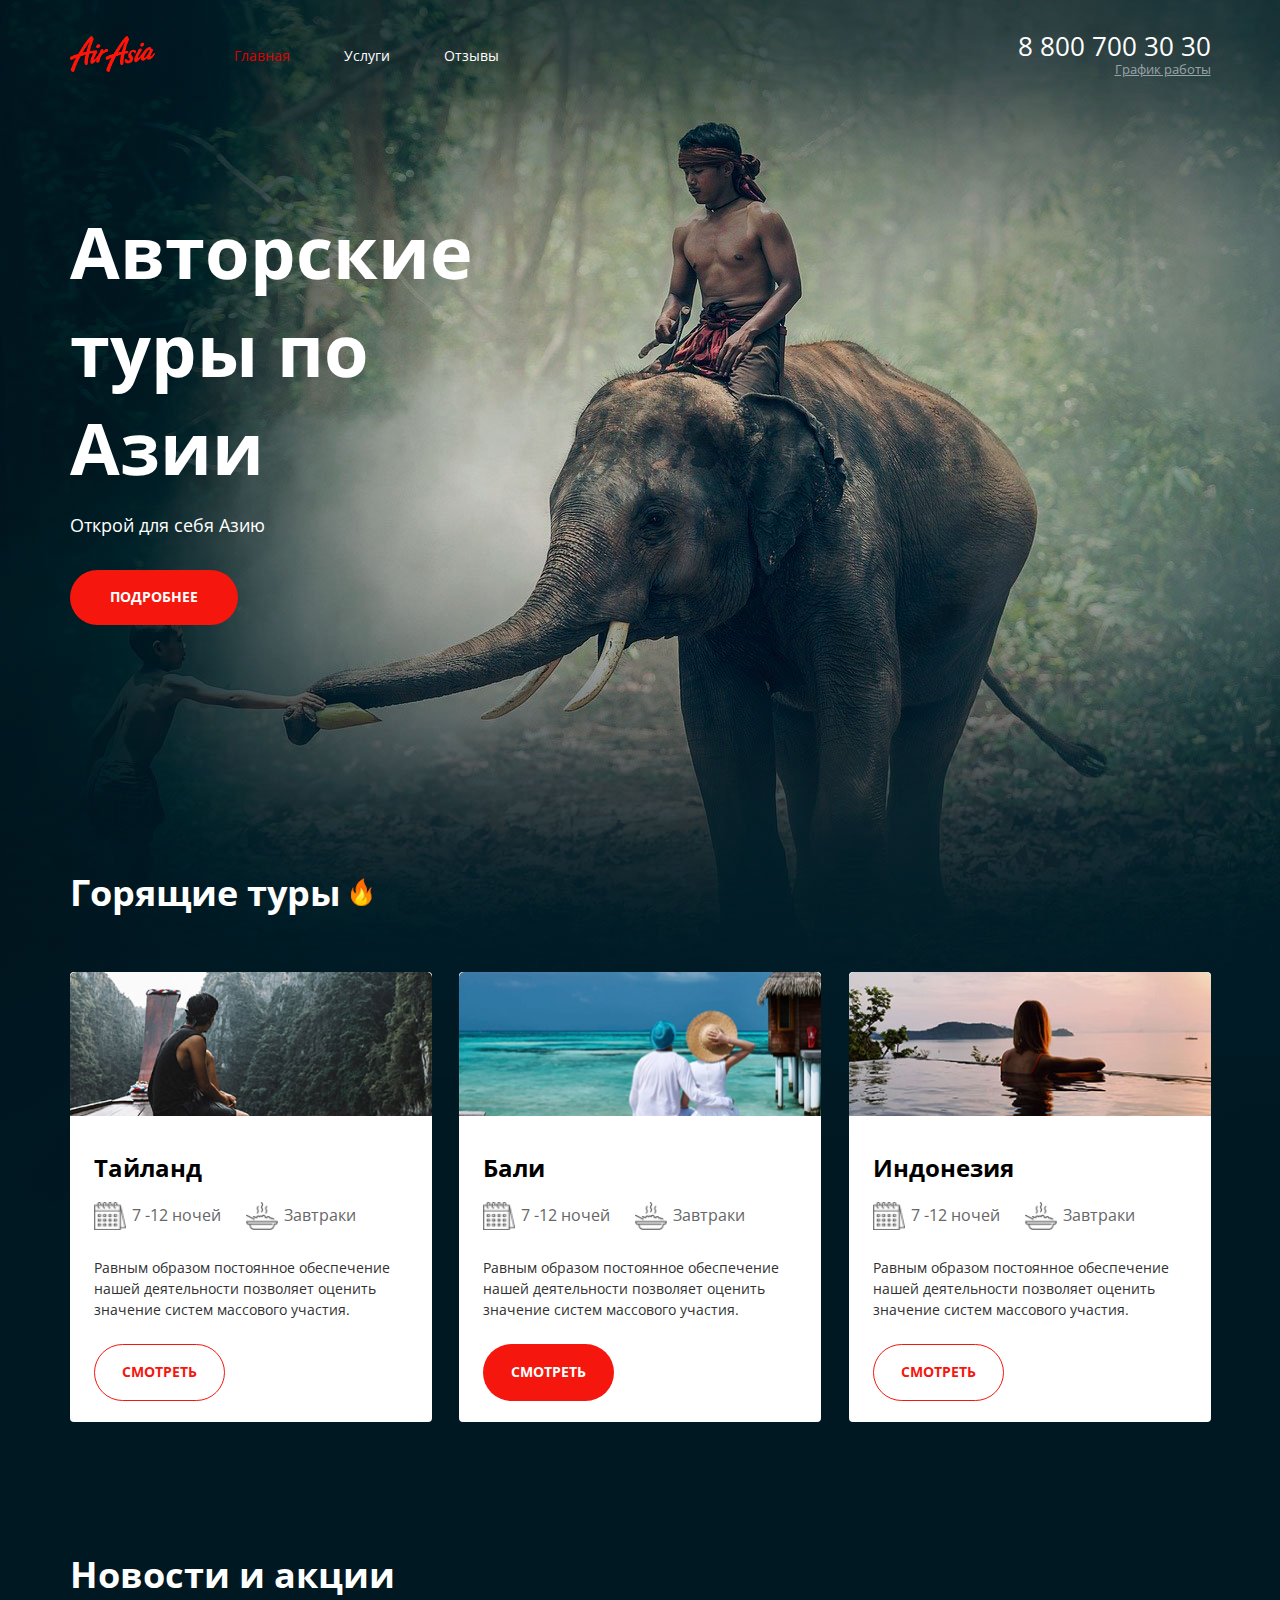
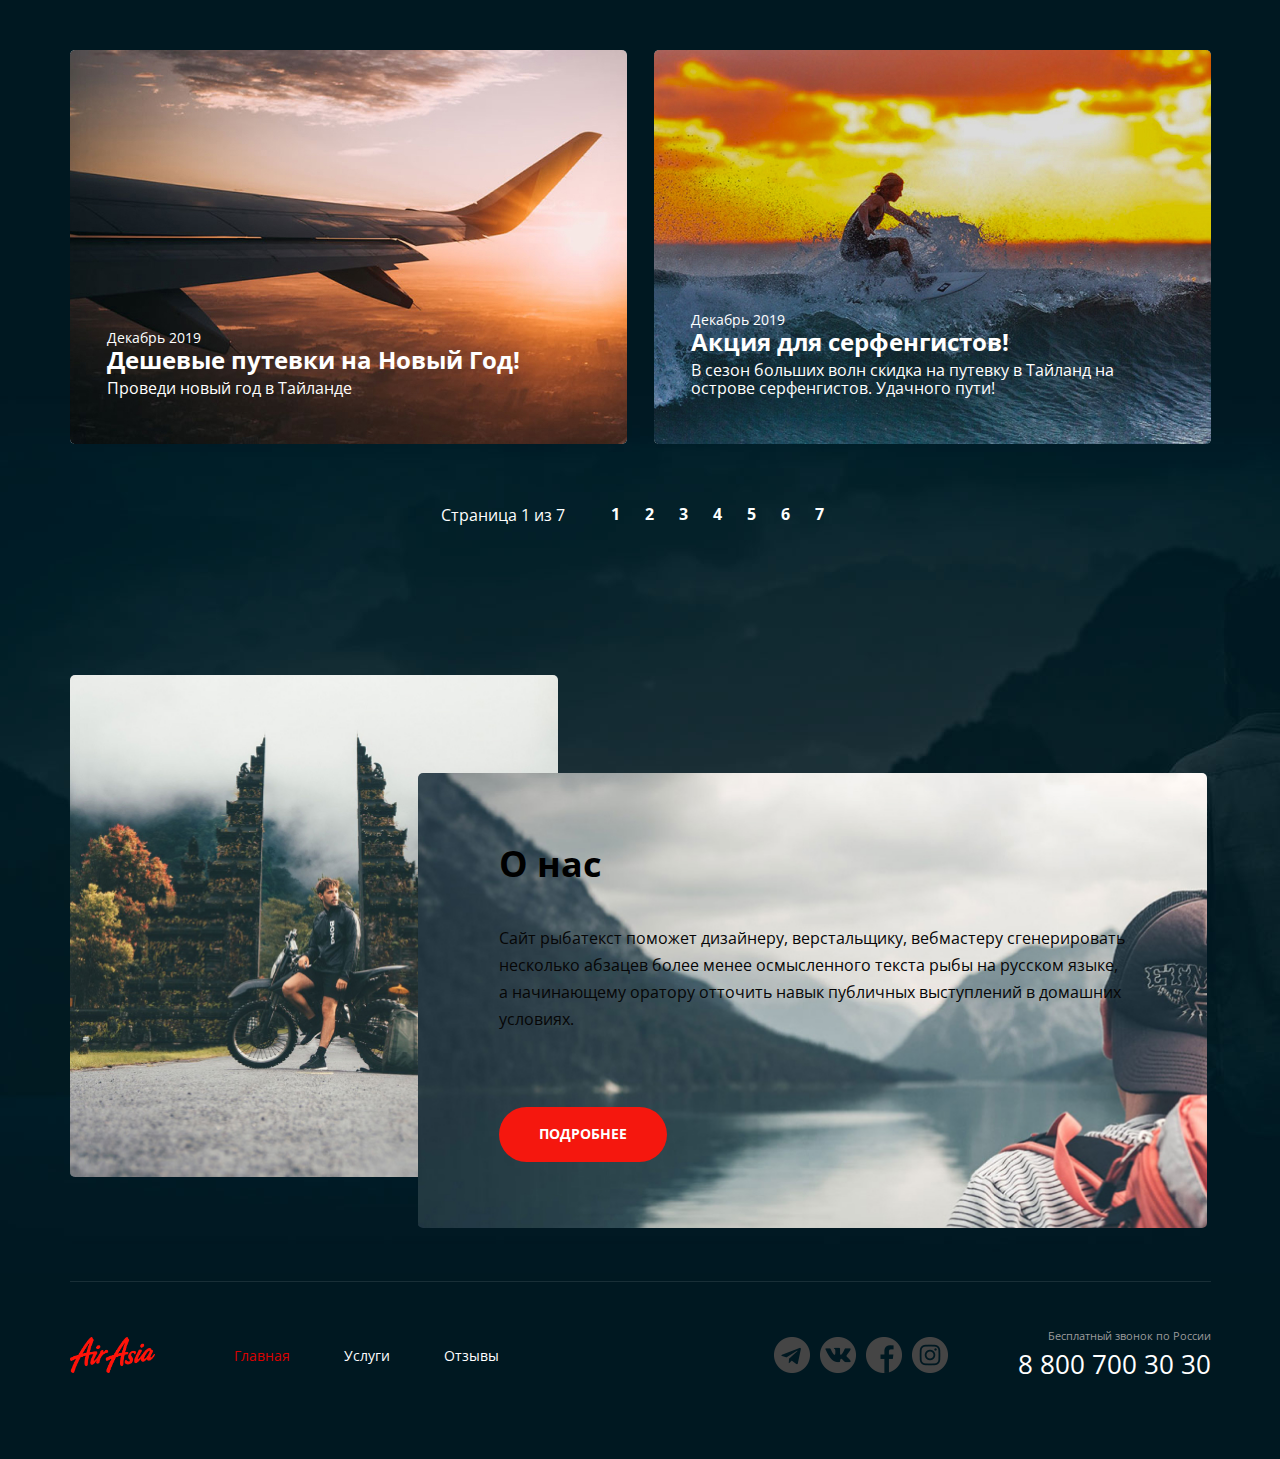
<file: index.html>
<!DOCTYPE html>
<html lang="ru">

<head>
    <meta charset="UTF-8">
    <meta name="viewport" content="width=1200, initial-scale=1.0">
    <link rel="preconnect" href="https://fonts.googleapis.com">
<link rel="preconnect" href="https://fonts.gstatic.com" crossorigin>
<link href="https://fonts.googleapis.com/css2?family=Open+Sans:ital,wght@0,300;0,400;0,500;0,700;0,800;1,700&display=swap" rel="stylesheet">
    <link rel="stylesheet" href="./style.css">
    <link rel="stylesheet" href="./normalize.css">
    <title>Air Asia</title>
</head>

<body>
    <div class="wrapper main-page-wrapper">
      <div class="container top__container">
        <header class="header">
            <div class="header__col">
                <div class="logo">
                    <a href="/" class="logo__link"><img src="./img/logo.png" alt="Логотип" class="logo__icon"></a>
                </div>
                <nav class="menu">
                    <ul class="menu__list">
                       <li class="menu__item menu__item--active"><a href="/" class="menu__link">Главная</a></li>
                       <li class="menu__item"><a href="service.html" class="menu__link">Услуги</a></li>
                       <li class="menu__item"><a href="reviews.html" class="menu__link">Отзывы</a></li>
                    </ul>
                </nav>
            </div>    
           
            <address class="contacts">
                <a href="tel:8800403030" class="contacts__top">8 800 700 30 30</a>
                <div class="contacts__graph">График работы
                <div class="contacts__graph-menu">
                    <ul class="contacts__graph-list">
                        <li class="contacts__graph-week">пн-вс: 09:00 - 20:00</li>
                        <li class="contacts__graph-lunch">Обед: 14:00-14:30</li>
                    </ul>
                </div>
                </div>
            </address>
        </header>
        <main class="main">
            <div class="preview">
                <h1 class="preview__title">Авторские туры по Азии</h1>
                <div class="preview__subtitle">
                    <p>Открой для себя Азию</p>
                </div>
                <div class="preview__button">
                    <button class="button">Подробнее</button>
                </div>
            </div>
            <div class="hot-tours">
                <div class="hot-tours__title">
                    <h2 class="hot-tours__title-text">Горящие туры</h2>
                    <img src="./img/flame.png" alt="Иконка огня" class="hot-tours__title-icon">
                </div>
                <ul class="hot-tours__list">
                    <li class="hot-tours__item">
                        <div class="hot-tours__image">
                            <img src="./img/river.jpg" alt="Картинка Тайланд" class="hot-tours__picture">
                        </div>
                        <div class="hot-tours__content">
                            <h3 class="hot-tours__subtitle">Тайланд</h3>
                            <div class="hot-tours__option">
                                <div class="hot-tours__option-page">
                                    <img src="./img/calendar.png" alt="Картинка календарь" class="hot-tours__option-icon">
                                    <span class="hot-tours__option-text">7 -12 ночей</span>
                                </div>
                                <div class="hot-tours__option-page">
                                    <img src="./img/meal.png" alt="Картинка завтраки" class="hot-tours__option-icon">
                                    <span class="hot-tours__option-text">Завтраки</span>
                                </div>
                            </div>
                            <div class="hot-tours__text">
                                <p>Равным образом постоянное обеспечение нашей деятельности позволяет оценить значение
                                    систем массового участия.</p>
                            </div>
                            <div class="hot-tours__button">
                                <button class="button button--border">Смотреть</button>
                            </div>
                        </div>
                    </li>
                    <li class="hot-tours__item">
                        <div class="hot-tours__image">
                            <img src="./img/ocean.jpg" alt="Картинка Бали" class="hot-tours__picture">
                        </div>
                        <div class="hot-tours__content">
                            <h3 class="hot-tours__subtitle">Бали</h3>
                            <div class="hot-tours__option">
                                <div class="hot-tours__option-page">
                                    <img src="./img/calendar.png" alt="Картинка календарь" class="hot-tours__option-icon">
                                    <span class="hot-tours__option-text">7 -12 ночей</span>
                                </div>
                                <div class="hot-tours__option-page">
                                    <img src="./img/meal.png" alt="Картинка завтраки" class="hot-tours__option-icon">
                                    <span class="hot-tours__option-text">Завтраки</span>
                                </div>
                            </div>
                            <div class="hot-tours__text">
                                <p>Равным образом постоянное обеспечение нашей деятельности позволяет оценить значение
                                    систем массового участия.</p>
                            </div>
                            <div class="hot-tours__button">
                                <button class="button button--click">Смотреть</button>
                            </div>
                        </div>
                    </li>
                    <li class="hot-tours__item">
                        <div class="hot-tours__image">
                            <img src="./img/pool.jpg" alt="Картинка Индонезия" class="hot-tours__picture">
                        </div>
                        <div class="hot-tours__content">
                            <h3 class="hot-tours__subtitle">Индонезия</h3>
                            <div class="hot-tours__option">
                                <div class="hot-tours__option-page">
                                    <img src="./img/calendar.png" alt="Картинка календарь" class="hot-tours__option-icon">
                                    <span class="hot-tours__option-text">7 -12 ночей</span>
                                </div>
                                <div class="hot-tours__option-page">
                                    <img src="./img/meal.png" alt="Картинка завтраки" class="hot-tours__option-icon">
                                    <span class="hot-tours__option-text">Завтраки</span>
                                </div>
                            </div>
                            <div class="hot-tours__text">
                                <p>Равным образом постоянное обеспечение нашей деятельности позволяет оценить значение
                                    систем массового участия.</p>
                            </div>
                            <div class="hot-tours__button">
                                <button class="button button--border">Смотреть</button>
                            </div>
                        </div>
                    </li>

                </ul>
            </div>
            <div class="news">
                <h2 class="news__title">Новости и акции</h2>
                <ul class="news__list">
                    <li class="news__item">
                        <img src="./img/plain.jpg" alt="Картинка новостей" class="news__image">
                        <div class="news__content">
                            <time class="news__date"> Декабрь 2019</time>
                            <h3 class="news__subtitle">Дешевые путевки на Новый Год!</h3>
                            <div class="news__text">
                                <p>Проведи новый год в Тайланде</p>
                            </div>
                        </div>
                    </li>
                    <li class="news__item">
                        <img src="./img/Surfer.jpg" alt="Картинка новостей" class="news__image">
                        <div class="news__content">
                            <time class="news__date"> Декабрь 2019</time>
                            <h3 class="news__subtitle">Акция для серфенгистов!</h3>
                            <div class="news__text">
                                <p>В сезон больших волн скидка на путевку в Тайланд на острове серфенгистов. Удачного
                                    пути!</p>
                            </div>
                        </div>
                    </li>
                </ul>
                    </div>
                    <div class="paginator">
                        <div class="paginator__display">Страница <span>1</span> из <span>7</span>
    
                        </div>
                        <ul class="paginator__list">
                            <li class="paginator__item">
                                <a href="#" class="paginator__link">1</a>
                            </li>
                            <li class="paginator__item">
                                <a href="#" class="paginator__link">2</a>
                            </li>
                            <li class="paginator__item">
                                <a href="#" class="paginator__link">3</a>
                            </li>
                            <li class="paginator__item">
                                <a href="#" class="paginator__link">4</a>
                            </li>
                            <li class="paginator__item">
                                <a href="#" class="paginator__link">5</a>
                            </li>
                            <li class="paginator__item">
                                <a href="#" class="paginator__link">6</a>
                            </li>
                            <li class="paginator__item">
                                <a href="#" class="paginator__link">7</a>
                            </li>
                        </ul>
                    </div>

            <div class="about">
                
                <div class="about__content">

                    <h2 class="about__title">О нас</h2>
                    <div class="about__text">
                        <p>Сайт рыбатекст поможет дизайнеру, верстальщику, вебмастеру сгенерировать несколько абзацев
                            более менее осмысленного текста рыбы на русском языке, а начинающему оратору отточить навык
                            публичных выступлений в домашних условиях. </p>
                    </div>
                    <div class="about__button">
                        <button class="button">Подробнее</button>
                    </div>
                </div>
            </div>
        </main>
        <footer class="footer-container">
            <div class="container footer-container__content">
                <div class="footer">
                    <div class="footer__col">
                        <div class="logo">
                            <a href="/" class="logo__link"><img src="./img/logo.png" alt="Логотип" class="logo__icon"></a>
                        </div>
                        <nav class="menu">
                            <ul class="menu__list">
                                <li class="menu__item menu__item--active"><a href="index.html" class="menu__link">Главная</a></li>
                                <li class="menu__item"><a href="service.html" class="menu__link">Услуги</a></li>
                                <li class="menu__item"><a href="reviews.html" class="menu__link">Отзывы</a></li>
                            </ul>
                        </nav>
                    </div>
                    
                
                    
                    <div class="footer__col footer__col--align-right">
                        <div class="socials">
                            <ul class="socials__list">
                                <li class="socials__item">
                                    <a href="#" class="socials__item-tg"></a>

                                </li>
                                <li class="socials__item">
                                    <a href="#" class="socials__item-vk"></a>

                                </li>
                                <li class="socials__item">
                                    <a href="#" class="socials__item-f"></a>

                                </li>
                                <li class="socials__item">
                                    <a href="#" class="socials__item-in"></a>

                                </li>
                            </ul>
                        </div>
                        <address class="contacts__footer">
                            <div class="contacts__text">Бесплатный звонок по России</div>
                            <a href="tel:8800403030" class="contacts__bottom">8 800 700 30 30</a>
                            
                        </address>
                    </div> 
                </div>  
            </div>
            
            </div>
            
           
            
        </footer>
       </div>
    </div>
</body>

</html>
</file>
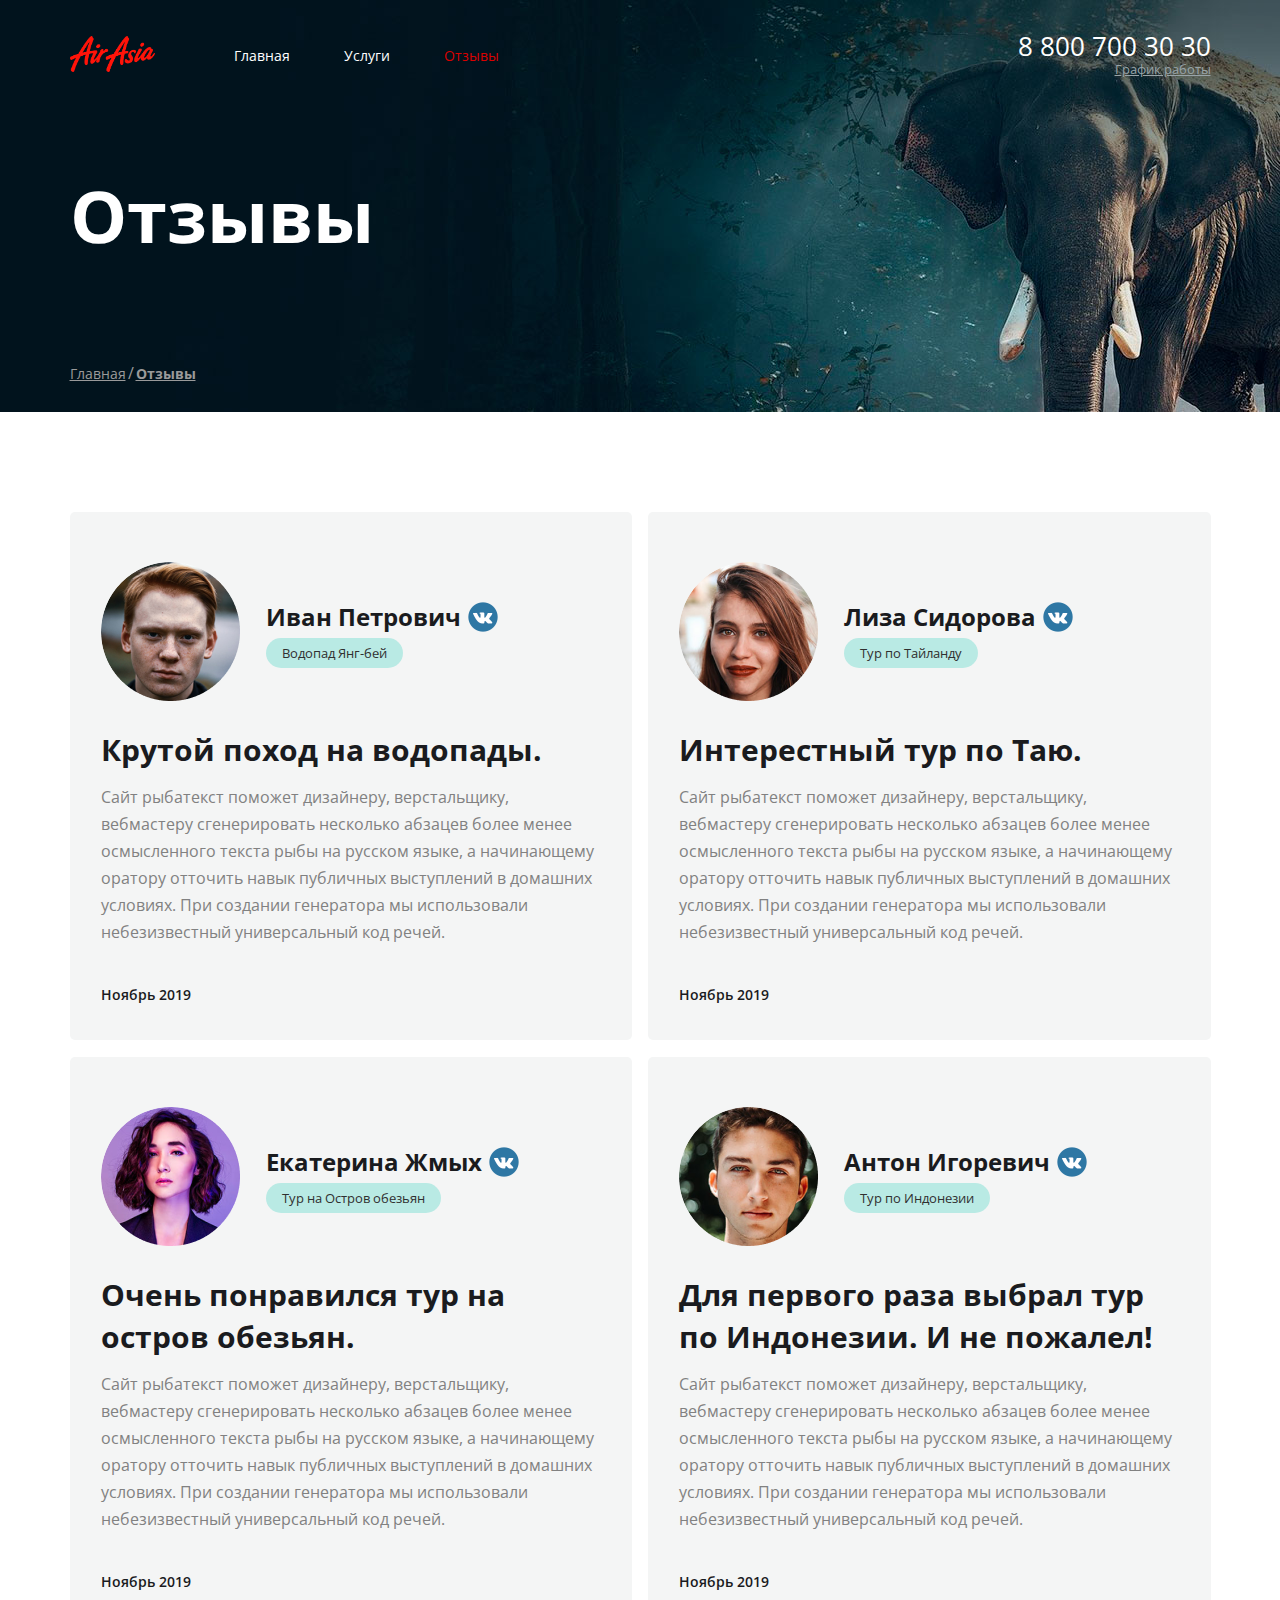
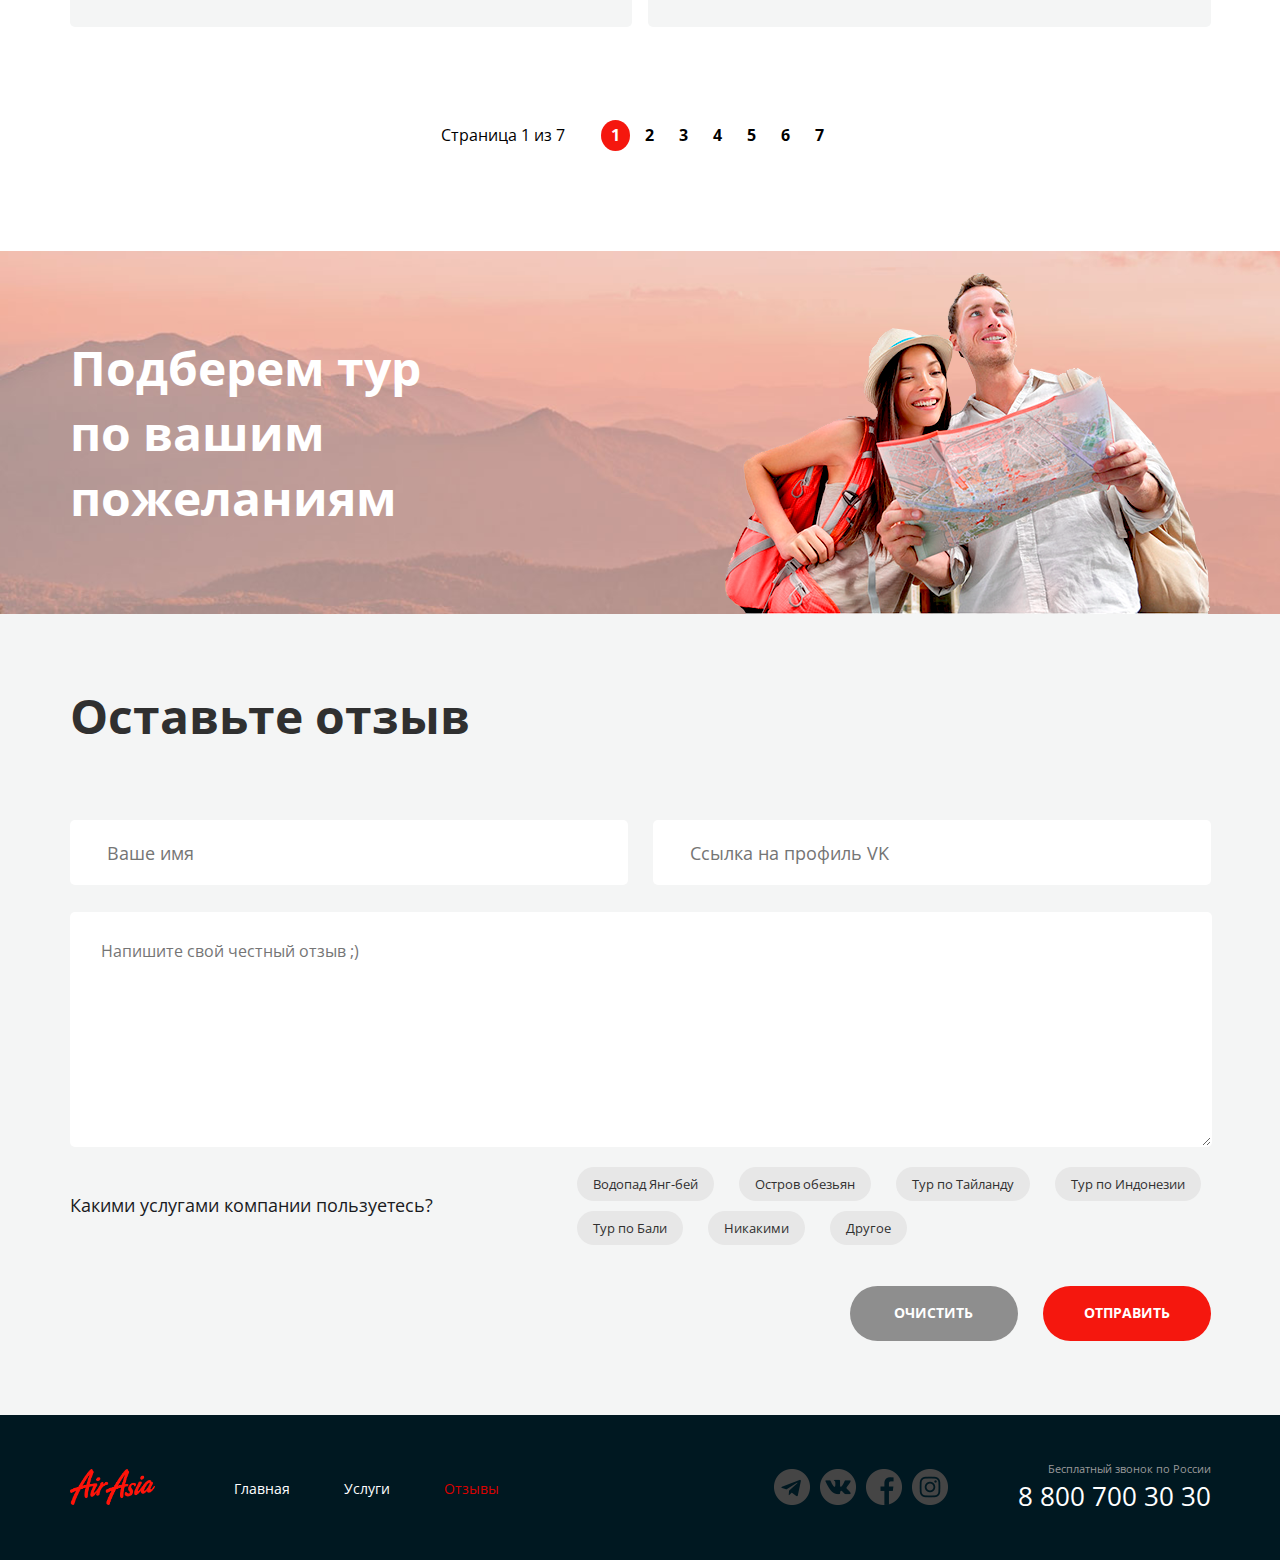
<file: reviews.html>
<!DOCTYPE html>
<html lang="ru">

<head>
    <meta charset="UTF-8">
    <meta name="viewport" content="width=1200, initial-scale=1.0">
    <link rel="preconnect" href="https://fonts.googleapis.com">
    <link rel="preconnect" href="https://fonts.gstatic.com" crossorigin>
    <link href="https://fonts.googleapis.com/css2?family=Open+Sans:wght@300;400;500;600;700;800&amp;display=swap"
        rel="stylesheet">
    <link rel="stylesheet" href="./style.css">
    <link rel="stylesheet" href="./normalize.css">
    <title>Air Asia | Reviews</title>
</head>

<body>
    <div class="wrapper">
        <section class="top-line">
            <div class="container top-line__container">
                <header class="header">
                    <div class="header__col">
                        <div class="logo">
                            <a href="/" class="logo__link"><img src="./img/logo.png" alt="Логотип"
                                    class="logo__icon"></a>
                        </div>
                        <nav class="menu">
                            <ul class="menu__list">
                                <li class="menu__item"><a href="index.html" class="menu__link">Главная</a></li>
                                <li class="menu__item"><a href="service.html" class="menu__link">Услуги</a></li>
                                <li class="menu__item menu__item--active"><a href="#" class="menu__link">Отзывы</a></li>
                            </ul>
                        </nav>
                    </div>


                    <address class="contacts">
                        <a href="tel:8800403030" class="contacts__top">8 800 700 30 30</a>
                        <div class="contacts__graph">График работы
                        <div class="contacts__graph-menu">
                            <ul class="contacts__graph-list">
                                <li class="contacts__graph-week">пн-вс: 09:00 - 20:00</li>
                                <li class="contacts__graph-lunch">Обед: 14:00-14:30</li>
                            </ul>
                        </div>
                        </div>
                    </address>
                </header>
                <div class="page">
                    <h1 class="page__title">Отзывы</h1>
                </div>
                <nav class="breadcrumbs">
                    <ul class="breadcrumbs__list">
                        <li class="breadcrumbs__item"><a href="#" class="breadcrumbs__link">Главная</a></li>

                        <li class="breadcrumbs__item breadcrumbs__item--active"><a href="#"
                                class="breadcrumbs__link">Отзывы</a></li>
                    </ul>
                </nav>
            </div>
        </section>
        <main class="page-content">
            <div class="container">
                <ul class="reviews">
                    <li class="reviews__list">
                        <div class="review__header">
                            <div class="avatar">
                                <img src="./img/user1.png" alt="Аватар" class="avatar__img">
                            </div>
                            <div class="review__userinfo">
                                <a href="#" class="review__user">Иван Петрович<img src="./img/vk-blue 1.png"
                                        alt="Вконтакте" class="social__link-user"></a>
                                <div class="reviews__tags">
                                    <div class="reviews__tag-item tag--bg--green">Водопад Янг-бей</div>
                                </div>
                            </div>
                        </div>
                        <div class="reviews__content">
                            <h3 class="reviews__title">Крутой поход на водопады.</h3>
                            <div class="reviews__content-text">
                                <p>Сайт рыбатекст поможет дизайнеру, верстальщику, вебмастеру сгенерировать несколько
                                    абзацев более менее осмысленного текста рыбы на русском языке, а начинающему оратору
                                    отточить навык публичных выступлений в домашних условиях. При создании генератора мы
                                    использовали небезизвестный универсальный код речей. </p>
                            </div>
                        </div>
                        <time class="reviews__data">Ноябрь 2019</time>
                    </li>
                    <li class="reviews__list">
                        <div class="review__header">
                            <div class="avatar">
                                <img src="./img/user2.png" alt="Аватар" class="avatar__img">
                            </div>
                            <div class="review__userinfo">
                                <a href="#" class="review__user">Екатерина Жмых<img src="./img/vk-blue 1.png"
                                        alt="Вконтакте" class="social__link-user"></a>
                                <div class="reviews__tags">
                                    <div class="reviews__tag-item tag--bg--green">Тур на Остров обезьян</div>
                                </div>
                            </div>
                        </div>
                        <div class="reviews__content">
                            <h3 class="reviews__title">Очень понравился тур на остров обезьян.</h3>
                            <div class="reviews__content-text">
                                <p>Сайт рыбатекст поможет дизайнеру, верстальщику, вебмастеру сгенерировать несколько
                                    абзацев более менее осмысленного текста рыбы на русском языке, а начинающему оратору
                                    отточить навык публичных выступлений в домашних условиях. При создании генератора мы
                                    использовали небезизвестный универсальный код речей. </p>
                            </div>
                        </div>
                        <time class="reviews__data">Ноябрь 2019</time>
                    </li>
                    <li class="reviews__list">
                        <div class="review__header">
                            <div class="avatar">
                                <img src="./img/user3.png" alt="Аватар" class="avatar__img">
                            </div>
                            <div class="review__userinfo">
                                <a href="#" class="review__user">Лиза Сидорова<img src="./img/vk-blue 1.png"
                                        alt="Вконтакте" class="social__link-user"></a>
                                <div class="reviews__tags">
                                    <div class="reviews__tag-item tag--bg--green">Тур по Тайланду</div>
                                </div>
                            </div>
                        </div>
                        <div class="reviews__content">
                            <h3 class="reviews__title">Интерестный тур по Таю.</h3>
                            <div class="reviews__content-text">
                                <p>Сайт рыбатекст поможет дизайнеру, верстальщику, вебмастеру сгенерировать несколько
                                    абзацев более менее осмысленного текста рыбы на русском языке, а начинающему оратору
                                    отточить навык публичных выступлений в домашних условиях. При создании генератора мы
                                    использовали небезизвестный универсальный код речей. </p>
                            </div>
                        </div>
                        <time class="reviews__data">Ноябрь 2019</time>
                    </li>
                    <li class="reviews__list">
                        <div class="review__header">
                            <div class="avatar">
                                <img src="./img/user4.png" alt="Аватар" class="avatar__img">
                            </div>
                            <div class="review__userinfo">
                                <a href="#" class="review__user">Антон Игоревич<img src="./img/vk-blue 1.png"
                                        alt="Вконтакте" class="social__link-user"></a>
                                <div class="reviews__tags">
                                    <div class="reviews__tag-item tag--bg--green">Тур по Индонезии</div>
                                </div>
                            </div>
                        </div>
                        <div class="reviews__content">
                            <h3 class="reviews__title">Для первого раза выбрал тур по Индонезии. И не пожалел!</h3>
                            <div class="reviews__content-text">
                                <p>Сайт рыбатекст поможет дизайнеру, верстальщику, вебмастеру сгенерировать несколько
                                    абзацев более менее осмысленного текста рыбы на русском языке, а начинающему оратору
                                    отточить навык публичных выступлений в домашних условиях. При создании генератора мы
                                    использовали небезизвестный универсальный код речей. </p>
                            </div>
                        </div>
                        <time class="reviews__data">Ноябрь 2019</time>
                    </li>
                </ul>
                <div class="paginator paginator--theme--light">
                    <div class="paginator__display">Страница <span>1</span> из <span>7</span>

                    </div>
                    <ul class="paginator__list">
                        <li class="paginator__item paginator__item--active">
                            <a href="#" class="paginator__link">1</a>
                        </li>
                        <li class="paginator__item">
                            <a href="#" class="paginator__link">2</a>
                        </li>
                        <li class="paginator__item">
                            <a href="#" class="paginator__link">3</a>
                        </li>
                        <li class="paginator__item">
                            <a href="#" class="paginator__link">4</a>
                        </li>
                        <li class="paginator__item">
                            <a href="#" class="paginator__link">5</a>
                        </li>
                        <li class="paginator__item">
                            <a href="#" class="paginator__link">6</a>
                        </li>
                        <li class="paginator__item">
                            <a href="#" class="paginator__link">7</a>
                        </li>
                    </ul>
                </div>

            </div>

        </main>
        <div class="banner">
            <div class="container banner__container">
                <div class="banner__content">
                    <h2 class="banner__title">Подберем тур по вашим пожеланиям</h2>
                </div>
                <div class="banner__photo">
                    <img src="./img/couple.png" alt="Баннер" class="banner__img">
                </div>

            </div>

        </div>
        <div class="partners">
            <div class="container partners__container">
                <h2 class="partners__title">Оставьте отзыв</h2>
                <form action="#" method="post" class="form">
                    <div class="form__row">
                        <input type="text" name="user-name" class="form__input" placeholder="Ваше имя">
                        <input type="text" name="user-vk" class="form__input" placeholder="Ссылка на профиль VK">


                    </div>
                    <div class="form__row">
                        <textarea class="textarea textarea__theme" name="user-text" class="form__input"
                            placeholder="Напишите свой честный отзыв ;)"></textarea>
                    </div>
                    <div class="form__row">
                        <p class="form__text">Какими услугами компании пользуетесь?</p>
                        <ul class="tag__list">
                            <li class="tag__item">
                                <input type="checkbox" id="vodopad">
                                <label for="vodopad" class="tag">Водопад Янг-бей</label>
                            </li>
                            <li class="tag__item">
                                <input type="checkbox" id="Monkey Island">
                                <label for="Monkey Island" class="tag">Остров обезьян</label>
                            </li>
                            <li class="tag__item">
                                <input type="checkbox" id="Thailand Tour">
                                <label for="Thailand Tour" class="tag">Тур по Тайланду</label>
                            </li>
                            <li class="tag__item">
                                <input type="checkbox" id="Indonesia Tour">
                                <label for="Indonesia Tour" class="tag">Тур по Индонезии</label>
                            </li>
                            <li class="tag__item">
                                <input type="checkbox" id="Bali Tour">
                                <label for="Bali Tour" class="tag">Тур по Бали</label>
                            </li>
                            <li class="tag__item">
                                <input type="checkbox" id="None">
                                <label for="None" class="tag">Никакими</label>
                            </li>
                            <li class="tag__item">
                                <input type="checkbox" id="Other">
                                <label for="Other" class="tag">Другое</label>
                            </li>
                        </ul>
                    </div>
                    <div class="form__row form__row--right">
                        <button type="reset" class="button button__black">Очистить</button>
                        <button type="submit" class="button">Отправить</button>
                    </div>
                </form>
            </div>

        </div>
        <footer class="footer-container">
            <div class="container">
                <div class="footer">
                    <div class="footer__col">
                        <div class="logo">
                            <a href="/" class="logo__link"><img src="./img/logo.png" alt="Логотип"
                                    class="logo__icon"></a>

                        </div>
                        <nav class="menu">
                            <ul class="menu__list">
                                <li class="menu__item"><a href="index.html" class="menu__link">Главная</a></li>
                                <li class="menu__item"><a href="service.html" class="menu__link">Услуги</a></li>
                                <li class="menu__item menu__item--active"><a href="#" class="menu__link">Отзывы</a></li>
                            </ul>
                        </nav>
                    </div>



                    <div class="footer__col footer__col--align-right">
                        <div class="socials">
                            <ul class="socials__list">
                                <li class="socials__item">
                                    <a href="#" class="socials__item-tg"></a>

                                </li>
                                <li class="socials__item">
                                    <a href="#" class="socials__item-vk"></a>

                                </li>
                                <li class="socials__item">
                                    <a href="#" class="socials__item-f"></a>

                                </li>
                                <li class="socials__item">
                                    <a href="#" class="socials__item-in"></a>

                                </li>
                            </ul>
                        </div>
                        <address class="contacts__footer">
                            <div class="contacts__text">Бесплатный звонок по России</div>
                            <a href="tel:8800403030" class="contacts__bottom">8 800 700 30 30</a>

                        </address>
                    </div>
                </div>
            </div>
        </footer>
    </div>
    </div>
</body>

</html>
</file>
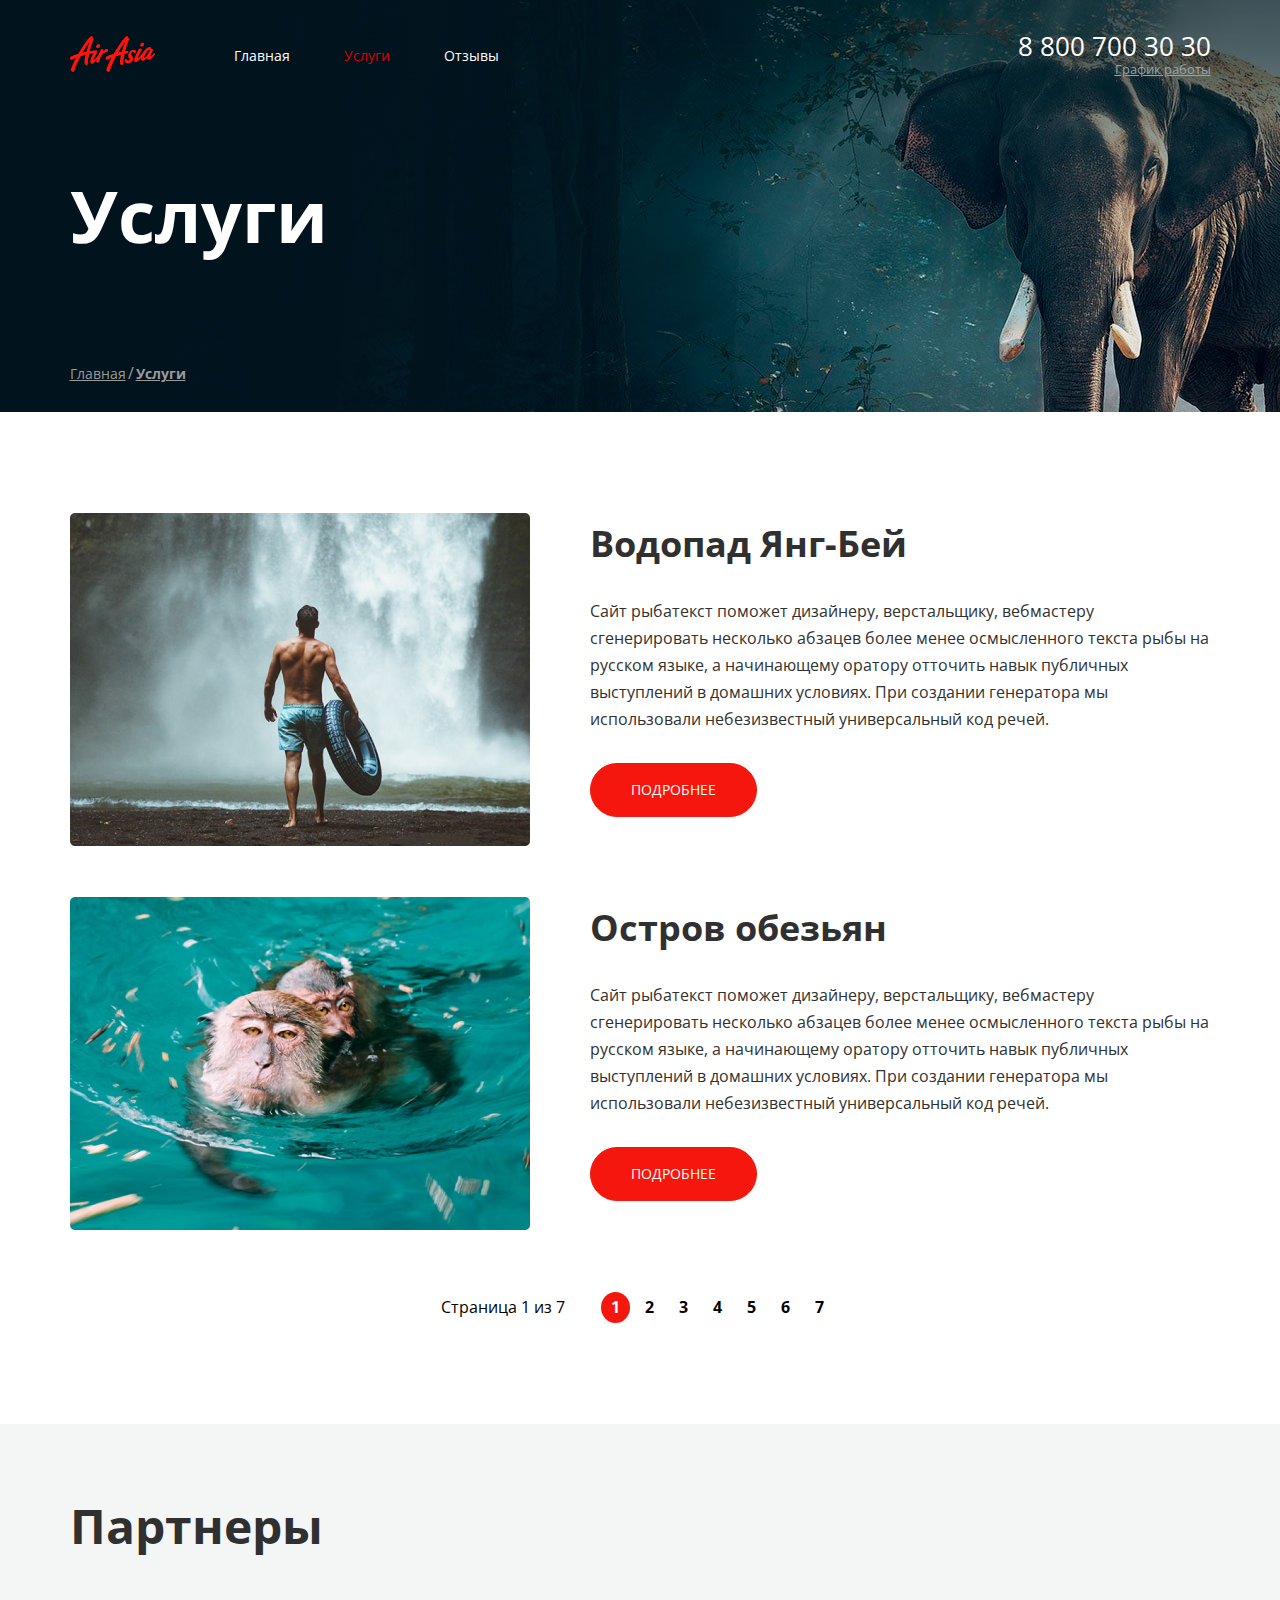
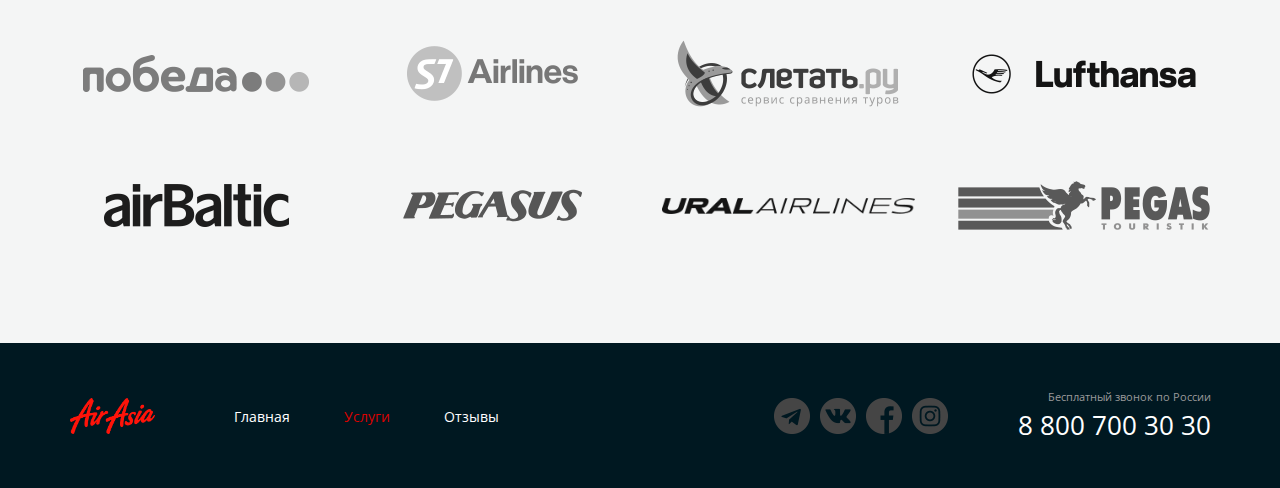
<file: service.html>
<!DOCTYPE html>
<html lang="ru">
    <head>
        <meta charset="UTF-8">
        <meta name="viewport" content="width=1200, initial-scale=1.0">
        <link rel="preconnect" href="https://fonts.googleapis.com">
    <link rel="preconnect" href="https://fonts.gstatic.com" crossorigin>
    <link href="https://fonts.googleapis.com/css2?family=Open+Sans:wght@300;400;500;600;700;800&amp;display=swap" rel="stylesheet">
        <link rel="stylesheet" href="./style.css">
        <link rel="stylesheet" href="./normalize.css">
        <title>Air Asia | Service</title>
    </head>
<body>
    <div class="wrapper">
        <section class="top-line">
            
            <div class="container top-line__container">
                <header class="header">
                <div class="header__col">
                    <div class="logo">
                        <a href="/" class="logo__link"><img src="./img/logo.png" alt="Логотип" class="logo__icon"></a>
                    </div>
                    <nav class="menu">
                        <ul class="menu__list">
                           <li class="menu__item"><a href="index.html" class="menu__link">Главная</a></li>
                           <li class="menu__item menu__item--active"><a href="#" class="menu__link">Услуги</a></li>
                           <li class="menu__item"><a href="reviews.html" class="menu__link">Отзывы</a></li>
                        </ul>
                    </nav>
                </div>    
                   
                   
                <address class="contacts">
                    <a href="tel:8800403030" class="contacts__top">8 800 700 30 30</a>
                    <div class="contacts__graph">График работы
                    <div class="contacts__graph-menu">
                        <ul class="contacts__graph-list">
                            <li class="contacts__graph-week">пн-вс: 09:00 - 20:00</li>
                            <li class="contacts__graph-lunch">Обед: 14:00-14:30</li>
                        </ul>
                    </div>
                    </div>
                </address>
                </header>
                <div class="page">
                    <h1 class="page__title">Услуги</h1>
                </div>
                <nav class="breadcrumbs">
                    <ul class="breadcrumbs__list">
                        <li class="breadcrumbs__item"><a href="#"class="breadcrumbs__link">Главная</a></li>
                        
                        <li class="breadcrumbs__item breadcrumbs__item--active"><a href="#"class="breadcrumbs__link">Услуги</a></li>
                    </ul>
                </nav>
            </div>
        </section>
            <main class="main-content service__content">
                <div class="container">
                    <ul class="services__list">
                        <li class="services__item">
                            <img src="./img/waterfall.png" alt="Картинка водопад" class="services__img">
                            <div class="services__content">
                                <h2 class="services__title">Водопад Янг-Бей</h2>
                                <div class="services__desc">
                                    <p class="services__text">Сайт рыбатекст поможет дизайнеру, верстальщику, вебмастеру сгенерировать несколько абзацев более менее осмысленного текста рыбы на русском языке, а начинающему оратору отточить навык публичных выступлений в домашних условиях. При создании генератора мы использовали небезизвестный универсальный код речей.</p>

                                </div>
                            <div class="services__button">
                                <button class="services__button-text">ПОДРОБНЕЕ</button>
                            </div>
                            </div>
                        </li>
                        <li class="services__item">
                            <img src="./img/monkeys.png" alt="Картинка водопад" class="services__img">
                            <div class="services__content">
                                <h2 class="services__title">Остров обезьян</h2>
                                <div class="services__desc">
                                    <p class="services__text">Сайт рыбатекст поможет дизайнеру, верстальщику, вебмастеру сгенерировать несколько абзацев более менее осмысленного текста рыбы на русском языке, а начинающему оратору отточить навык публичных выступлений в домашних условиях. При создании генератора мы использовали небезизвестный универсальный код речей.</p>

                                </div>
                            <div class="services__button">
                                <button class="services__button-text">ПОДРОБНЕЕ</button>
                            </div>
                            </div>
                        </li>

                    </ul>
                    <div class="paginator paginator--theme--light">
                        <div class="paginator__display">Страница <span>1</span> из <span>7</span>
    
                        </div>
                        <ul class="paginator__list">
                            <li class="paginator__item paginator__item--active">
                                <a href="#" class="paginator__link">1</a>
                            </li>
                            <li class="paginator__item">
                                <a href="#" class="paginator__link">2</a>
                            </li>
                            <li class="paginator__item">
                                <a href="#" class="paginator__link">3</a>
                            </li>
                            <li class="paginator__item">
                                <a href="#" class="paginator__link">4</a>
                            </li>
                            <li class="paginator__item">
                                <a href="#" class="paginator__link">5</a>
                            </li>
                            <li class="paginator__item">
                                <a href="#" class="paginator__link">6</a>
                            </li>
                            <li class="paginator__item">
                                <a href="#" class="paginator__link">7</a>
                            </li>
                        </ul>
                    </div>
                </div>
                
            </main>
        
        
            <div class="partners">
                <div class="container partners__container">
                    <h2 class="partners__title">Партнеры</h2>
                    <ul class="partners__list">
                        
                        <li class="partners__item">
                            <a href="" class="partners__link">
                                <img src="./img/pobeda.png" alt="Победа">
                            </a>
                        </li>
                        <li class="partners__item">
                            <a href="" class="partners__link">
                                <img src="./img/s7.png" alt="Сенсевен">
                            </a>
                        </li>
                        <li class="partners__item">
                            <a href="" class="partners__link">
                                <img src="./img/lets-fly.png" alt="Слетать.ру">
                            </a>
                        </li>
                        <li class="partners__item">
                            <a href="" class="partners__link">
                                <img src="./img/lufthansa.png" alt="Люфганза">
                            </a>
                        </li>
                        <li class="partners__item">
                            <a href="" class="partners__link">
                                <img src="./img/airbaltic.png" alt="Аирбалтик">
                            </a>
                        </li>
                        <li class="partners__item">
                            <a href="" class="partners__link">
                                <img src="./img/pegasus.png" alt="Пегасус">
                            </a>
                        </li>
                        <li class="partners__item">
                            <a href="" class="partners__link">
                                <img src="./img/ural.png" alt="Урал">
                            </a>
                        </li>
                        <li class="partners__item">
                            <a href="" class="partners__link">
                                <img src="./img/pegas.png" alt="Пегас">
                            </a>
                        </li>
                    </ul>   
                </div>
            </div>
            <footer class="footer-container">
                <div class="container">
                    <div class="footer">
                        <div class="footer__col">
                            <div class="logo">
                                <a href="/" class="logo__link"><img src="./img/logo.png" alt="Логотип" class="logo__icon"></a>
                                
                            </div>
                            <nav class="menu">
                                <ul class="menu__list">
                                    <li class="menu__item"><a href="/" class="menu__link">Главная</a></li>
                                    <li class="menu__item menu__item--active"><a href="#" class="menu__link">Услуги</a></li>
                                    <li class="menu__item"><a href="reviews.html" class="menu__link">Отзывы</a></li>
                                </ul>
                            </nav>
                        </div>
                        
                    
                        
                        <div class="footer__col footer__col--align-right">
                            <div class="socials">
                                <ul class="socials__list">
                                    <li class="socials__item">
                                        <a href="#" class="socials__item-tg"></a>
    
                                    </li>
                                    <li class="socials__item">
                                        <a href="#" class="socials__item-vk"></a>
    
                                    </li>
                                    <li class="socials__item">
                                        <a href="#" class="socials__item-f"></a>
    
                                    </li>
                                    <li class="socials__item">
                                        <a href="#" class="socials__item-in"></a>
    
                                    </li>
                                </ul>
                            </div>
                            <address class="contacts__footer">
                                <div class="contacts__text">Бесплатный звонок по России</div>
                                <a href="tel:8800403030" class="contacts__bottom">8 800 700 30 30</a>
                                
                            </address>
                        </div> 
                    </div>  
                </div>
                </footer>
                </div>
                
               
                
           
</body>
</html>
</file>
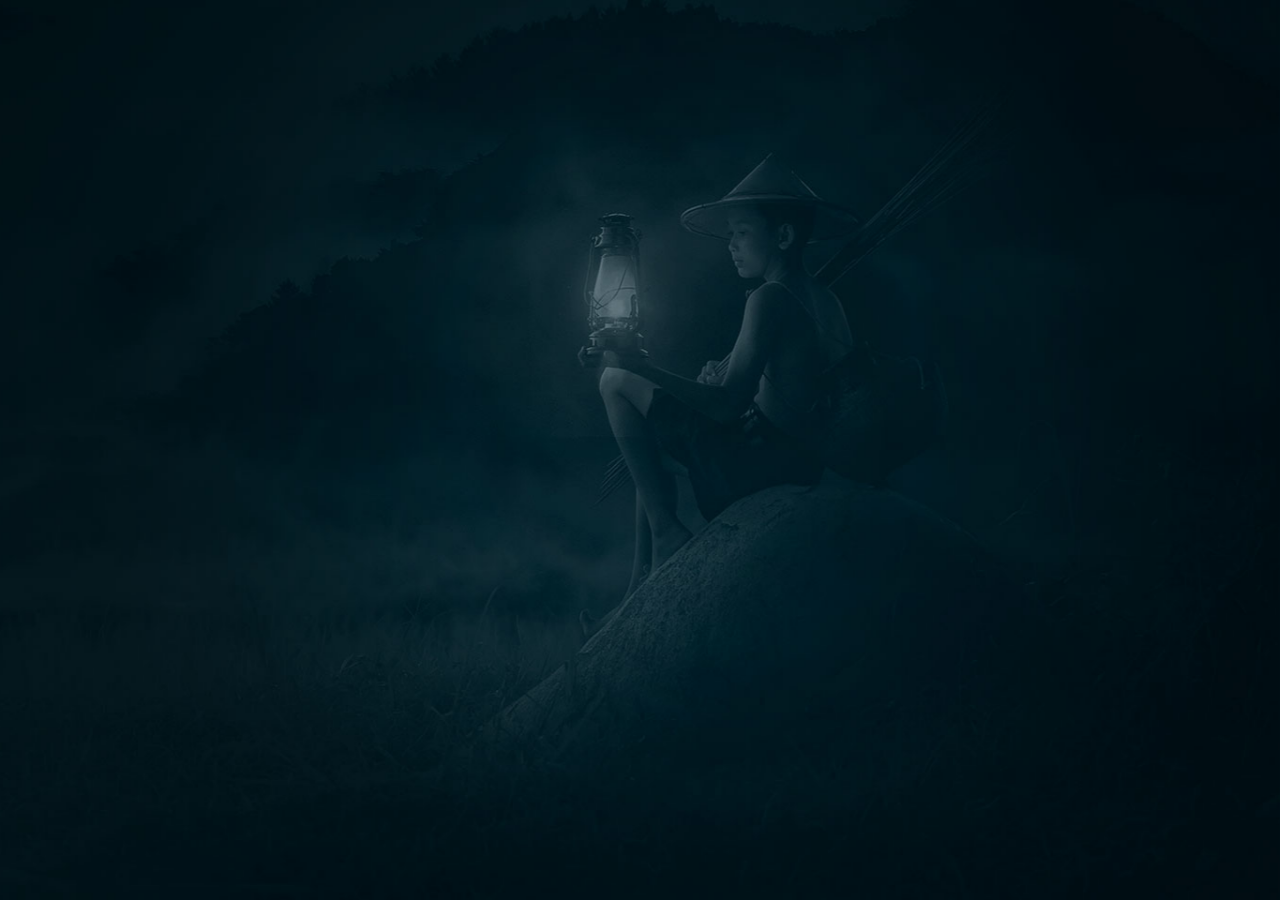
<file: welcome.html>
<!DOCTYPE html>
<html lang="ru">
    <head>
        <meta charset="UTF-8">
        <meta name="viewport" content="width=1200, initial-scale=1.0">
        <link rel="preconnect" href="https://fonts.googleapis.com">
    <link rel="preconnect" href="https://fonts.gstatic.com" crossorigin>
    <link href="https://fonts.googleapis.com/css2?family=Open+Sans:ital,wght@0,300;0,400;0,500;0,700;0,800;1,700&display=swap" rel="stylesheet">
        <link rel="stylesheet" href="./style.css">
        <link rel="stylesheet" href="./normalize.css">
        <title>Air Asia | Welcome</title>
    </head>
<body>
   <div class="welcome">
    <div class="welcome__container">
        <div class="central">
            <div class="central__shadow">
                <img src="./img/shades.png" alt="shadow">
            </div>
            <div class="central__logo">
                <img src="./img/logow.png" alt="air asia logo" class="central__logo-img">
                <div class="central__text">
                    <p>Открой для себя Азию</p>
                </div>
                
            </div>
            <div class="central__action">
                <a href="index.html" class="button button--go">Войти</a>
            </div>
            
            
        </div>
       
        
    </div>
   </div> 
</body>
</html>
</file>
<file: style.css>
* {
    box-sizing: border-box;
}

img {
    display: block;
    max-width: 100%;
}

body, html {
    height: 100%;
    background-color: #001821;
}

.form {
    display: block;
}

.wrapper {
    display: flex;
    flex-direction: column;
    min-height: 100%;
    overflow: hidden;
    min-width: 1200px;
}


.main-page-wrapper {
    background: url("./img/1.jpg") center top no-repeat, url("./img/2.png") center bottom 186px no-repeat, #001821;
}

body {
    margin: 0;
    font-family: 'Open Sans', sans-serif;
}

.button {
    background: transparent;
    padding: 0;
    border: 1px solid transparent;
}

h1,
h2,
h3,
h4,
p {
    margin: 0;
    font-weight: normal;
}

a {
    text-decoration: none;
    color: inherit;
}

address {
    display: block;
    font-style: normal;


}

.contacts {
    cursor: pointer;
    text-align: right;
}

.contacts__text {
    color: #9A9A9A;
    font-size: 11px;
    font-weight: 400;
    text-align: right;
    margin-bottom: 7px
}



.contacts__top {
    color: #FFF;
    text-decoration: none;
    display: flex;
    align-items: center;
    font-size: 26px;

}

.contacts__graph {
    font-size: 13px;
    text-decoration-line: underline;
    color: #98A4A8;
    position: relative;

}

.contacts__graph:hover {
    color: #FFF;
}

.contacts__graph:hover .contacts__graph-menu {
    display: block;
}

.contacts__graph-menu {
    top: 27px;
    width: 160px;
    height: 80px;
    background: #CDD1D2;
    color: #1E1F20;
    border: solid 1px #CDD1D2;
    border-radius: 5px;
    position: absolute;
    display: none;
    transition: 0.4s;
    right: 0;
}

.contacts__graph-menu::before {
    position: absolute;
    bottom: 100%;
    right: 30px;
    content: '';
    width: 0px;
    height: 0px;
    border: 12px solid transparent;
    border-bottom: 11px solid #CDD1D2;
    border-top: 0px;
    top: -12px;
}

.contacts__graph-menu::after {
    content: '';
    position: absolute;
    bottom: 100%;
    left: 0px;
    display: block;
    width: 100%;
    height: 15px;
}

.contacts__graph-list {
    text-align: center;
    font-size: 13px;
    font-style: normal;
    line-height: 21px;
    margin-top: 16px;
}

.contacts__graph-week {
    color: #1E1F20;
    font-family: Open Sans;
    font-size: 13px;
    font-style: normal;
    font-weight: 700;
    line-height: 21px;
}

.contacts__graph-lunch {
    color: #1E1F20;
    font-family: Open Sans;
    font-size: 13px;
    font-style: normal;
    font-weight: 600;
    line-height: 21px;
    /* 161.538% */
}

ul,
li {
    list-style: none;
    margin: 0;
    padding: 0;
}

.container {
    width: 1141px;
    margin: 0 auto;
}

.top__container {
    padding: 32px 0px;
}

.main__container {
    padding: 90px 0px 70px;
}

.header {
    display: flex;
    justify-content: space-between;
    margin-bottom: 179px;
    align-items: center;
}

.header__col {
    display: flex;
    align-items: center;
}

.logo,
.menu,
.contacts {}

.logo {
    display: flex;


}

.logo__icon {
    width: 85px;
    height: 36px;
    flex-shrink: 0;
    margin-right: 79px;

}

.menu {
    margin-top: 0;

}

.menu__item {
    display: inline-block;
    vertical-align: middle;
    margin-right: 50px;
}

.menu__item--active .menu__link {
    color: #DA0100;
}

.menu__item:last-child {
    margin-right: 0;
}

.menu__link {
    color: #FFF;
    font-size: 14px;
    margin-right: 0;
    transition: color 0.4s;
}

.menu__link:hover {
    color: #DA0100;
}

.preview {
    width: 511px;
    margin-bottom: 247px;
    margin-top: -54px;
}

.preview__title {
    color: #FFF;
    font-size: 72px;
    font-weight: 700;
    margin-bottom: 19px;
    font-size: 72px;
    font-style: normal;
    font-weight: 700;
    line-height: normal;
}

.preview__subtitle {
    color: #FFF;
    font-size: 18px;
    font-weight: 400;
    margin-bottom: 34px;
}


.button {
    border-radius: 35px;
    background: #F5170E;
    width: 168px;
    height: 55px;
    text-transform: uppercase;
    color: #fff;
    font-size: 14px;
    font-weight: 700;
    cursor: pointer;
}

.button--go {
    border-radius: 35px;
    background: #F5170E;
    padding: 16px 59px;
    text-transform: uppercase;
    color: #fff;
    font-size: 14px;
    font-weight: 700;
    cursor: pointer;
}

.button:hover {
    background: #FFF;
    color: #F5170E;
    border: 1px solid #F5170E;
}

.button__black {
    border-radius: 35px;
    background: #8E8E8E;
    width: 168px;
    height: 55px;
    text-transform: uppercase;
    color: #fff;
    font-size: 14px;
    font-weight: 700;
    cursor: pointer;
}

.button__black:hover {
    background:#2B2B2B;
}

.button--border {
    background: transparent;
    border-color: #F5170E;
    color: #F5170E;
    width: 131px;
    height: 57px;
}

.button--click {
    border-radius: 35px;
    background: #F5170E;
    width: 131px;
    height: 57px;
    text-transform: uppercase;
    color: #fff;
    font-size: 14px;
    font-weight: 700;
    cursor: pointer;
}

.hot-tours {
    margin-bottom: 132px;
}



.hot-tours__title {
    margin-bottom: 59px;
    display: flex;
    align-items: center;
}

.hot-tours__title-text {
    color: #FFF;
    font-size: 36px;
    font-weight: 700;
    margin-right: 10px;
}

.hot-tours__title-icon {
    width: 21px;
    height: 28px;
}

.hot-tours__list {
    display: flex;
    justify-content: space-between;
}

.hot-tours__item {
    background: #FFF;
    ;
    width: 362px;
    height: 450px;

    margin-right: 27px;
    border-radius: 4px;

}

.hot-tours__item:last-child {
    margin-right: 0;
}

.hot-tours__content {
    padding: 45px 24px;
    margin-bottom: 40px;
}

.hot-tours__picture {
    width: 362px;
    height: 144px;
    flex-shrink: 0;
    border-radius: 5px 5px 0px 0px;
}

.hot-tours__subtitle {
    font-size: 24px;
    font-weight: 700;
    margin-bottom: 20px;
    margin-top: -7px;
}

.hot-tours__option-icon {
    margin-right: 6px;
    width: 32px;
    height: 28px;
}

.hot-tours__option-text {
    color: #666;
    font-size: 16px;
    font-weight: 400;
}

.hot-tours__text {
    margin-bottom: 24px;
    color: #303030;
    font-size: 14px;
    font-style: normal;
    font-weight: 400;
    line-height: 21px;
}


.hot-tours__option {
    margin-bottom: 27px;
    display: flex;
}

.hot-tours__option-page {
    margin-right: 25px;
    display: flex;
    align-items: center;
}

.hot-tours__option-page:last-child {
    margin: 0;
}

.hot-tours__button {
    width: 135px;
    height: 55px;
    border-radius: 35px;
}

.news {
    margin-bottom: 55px;
}

.news__list {
    display: flex;
    justify-content: space-between;
}

.news__title {
    color: #fff;
    font-size: 36px;
    font-weight: 700;
    margin-bottom: 55px;
}



.news__item {
    position: relative;
    border-radius: 4px;
    overflow: hidden;
    margin-right: 3px;

}


.news__item:last-child {
    margin-right: 0px;
}

.news__image {
    width: 100%;
    height: 394px;
    border-radius: 5px;
}

.news__content {
    padding: 0 37px;
    bottom: 0;
    margin-bottom: 47px;
    position: absolute;
    color: #FFF;
}

.news__date {
    font-size: 14px;
    font-weight: 400;
    margin-bottom: 18px;
}

.news__subtitle {
    font-size: 24px;
    font-weight: 700;
    margin-bottom: 5px;
}

.paginator {
    display: flex;
    justify-content: center;
    align-items: center;
    color: #FFF;
}

.paginator--theme--light {
    color: #000;
}

.paginator--theme--light .paginator__item--active .paginator__link {
    color: #fff;
    background: #F5170E;
}

.paginator--theme--light .paginator__link:hover {
    color: #FFF;
    background: #F5170E;
}




.paginator__list {
    display: flex;
    justify-content: center;
}

.paginator__display {
    display: inline-block;
    vertical-align: middle;

    margin-right: 36px;
}


.paginator__item {}

.paginator__link {
    display: block;
    padding: 5px 10px;
    /* width: 32px; */
    /* height: 32px; */
    border-radius: 50%;
    text-decoration: none;
    font-weight: 700;
    line-height: 32px;
    background: transparent;
    font-size: 16px;
    transition: .4s;
    line-height: 21px;
    margin-right: 5px;
}

.paginator__link:hover {
    color: #F5170E;
    background: #FFF;
}

.about {
    display: flex;
    margin-bottom: 53px;
    margin-top: 145px;
}

.about:before {
    content: "";

    display: block;
    width: 488px;
    height: 502px;
    background: url("./img/gates.jpg") center center / cover no-repeat;
    border-radius: 5px;
}

.about__content {
    background: url("./img/mountains.jpg") center center / cover no-repeat;
    padding: 80px 81px;
    max-width: 789px;
    height: 455px;
    margin-left: -140px;
    margin-top: 98PX;
    border-radius: 5px;
}

.about__title {
    font-weight: bold;
    font-size: 36px;
    margin-top: -10px;
    margin-bottom: 40px;
}

.about__text {
    margin-bottom: 74px;
    color: #060606;
    font-size: 16px;
    font-style: normal;
    font-weight: 400;
    line-height: 27px;
}

.footer-container {
    margin-top: auto;
}

.footer-container__content {
    border-top: 1px solid #192f37
}

.footer {
    position: relative;
    height: 145px;
    display: flex;
    align-items: center;
    justify-content: space-between;
}

.footer__col {
    display: flex;
    align-items: center;
}

.footer__col--align--right {
    align-items: flex-end;
}

.socials {
    margin-right: 70px;

}

.socials__list {
    list-style: none;
    display: flex;
    gap: 10px;
}

.social__item {
    vertical-align: middle;
    margin-left: 20px;
    display: flex;
}

.socials__item:last-child {
    margin-right: 0;
}

.socials__item-tg:after {
    content: "";
    display: block;
    width: 36px;
    height: 36px;
    background: url(./img/sprites.png)-290px -10px;
}

.socials__item-tg:hover:after {
    width: 36px;
    height: 36px;
    background: url(./img/sprites.png) -234px -10px;
}

.socials__item-vk:after {
    content: "";
    display: block;
    background: url(./img/sprites.png)-346px -10px;
    width: 36px;
    height: 36px;
}

.socials__item-vk:hover:after {
    width: 36px;
    height: 36px;
    background: url(./img/sprites.png) -402px -10px;
}

.socials__item-f:after {
    content: "";
    display: block;
    background: url(./img/sprites.png)-10px -10px;
    width: 36px;
    height: 36px;
}

.socials__item-f:hover:after {
    width: 36px;
    height: 36px;
    background: url(./img/sprites.png) -66px -10px;
}

.socials__item-in:after {
    content: "";
    display: block;
    background: url(./img/sprites.png)-122px -10px;
    width: 36px;
    height: 36px;

}

.socials__item-in:hover:after {
    width: 36px;
    height: 36px;
    background: url(./img/sprites.png) -178px -10px;
}

.contacts__bottom {
    color: #FFF;
    text-decoration: none;
    font-size: 26px;
    text-align: right;
}

/* services page */


.top-line {
    min-height: 415px;
    background: url(./img/headline\ 1.png) left top no-repeat;
    display: flex;
    flex-direction: column;
    margin-bottom: -3px;
    padding: 32px 0px;
}

.top-line__container {
    display: flex;
    flex: 1;
    flex-direction: column;
    justify-content: space-between;
}

.page {
    margin-top: -190px;
    margin-left: 0;
    margin-bottom: 0;
}

.page__title {
    color: #FFF;
    font-size: 72px;
    font-style: normal;
    font-weight: 700;
    line-height: normal;
}

.breadcrumbs {}

.breadcrumbs__list {
    display: flex;
    align-items: center;
}

.breadcrumbs__item {
    display: flex;
    align-items: center;
    padding-left: 2px;
}

.breadcrumbs__item:first-child {
    padding-left: 0px;
}

.breadcrumbs__item--active .breadcrumbs__link {
    color: #9A9A9A;
    font-family: Open Sans;
    font-size: 14px;
    font-style: normal;
    font-weight: 700;
    line-height: normal;
    text-decoration-line: underline;
}

.breadcrumbs__item::after {
    content: "/";
    color: #9A9A9A;
    padding-left: 2px;
}

.breadcrumbs__item:last-child::after {
    display: none;
}

.breadcrumbs__link {
    color: #9A9A9A;
    font-size: 14px;
    font-style: normal;
    font-weight: 400;
    line-height: normal;
    text-decoration-line: underline;
    display: flex;
}

.main-content {
    background: #FFF;
    color: #303030;
}

.service__content {
    padding: 101px 0px;
}

.services__list {
    margin-bottom: 62px;
}

.services__item {
    display: flex;
    align-items: flex-start;
    margin-bottom: 51px;
}

.services__item:last-child {
    margin-bottom: 0;
}

.services__img {
    width: 460px;
    margin-right: 60px;
    height: 333px;
}


.services__content {
    flex: 1;
    margin-top: 10px;
}

.services__title {
    font-size: 36px;
    font-weight: bold;
    margin-bottom: 34px;

}

.servies__desc {
    line-height: 1.7;
    margin-bottom: 20px;
}

.services__text {
    color: #303030;
    font-size: 16px;
    font-style: normal;
    font-weight: 400;
    line-height: 27px
}

.services__button {
    margin-left: 0px;
    margin-top: 30px;
}

.services__button-text {
    background: #F5170E;
    border-radius: 35px;
    border: 1px;
    border-style: solid;
    border-color: #F5170E;
    padding: 18px 40px;
    text-decoration: none;
    font-size: 14px;
    line-height: 16px;
    display: flex;
    align-items: center;
    color: #FFFFFF;
}

.services__button-text:hover {
    background: #FFF;
    color: #F5170E;
    border: 1px solid #F5170E;
}

.partners {
    background: #F4F5F5;
    color: #303030;
}

.partners__container {
    padding: 74px 0px;
}


.partners__title {
    font-size: 48px;
    font-weight: bold;
    margin-bottom: 77px;
}

.partners__list {
    display: flex;
    justify-content: space-between;
    flex-wrap: wrap;
    margin-bottom: -25px;
}

.partners__item {
    display: flex;
    flex-basis: 253px;
    justify-content: center;
    align-items: center;
    margin-bottom: 45px;
    filter: grayscale(1);
    transition: filter 0.4s;
}

.partners__item:hover {
    filter: none;
}


.partners__link {
    text-decoration: none;
    display: flex;
    width: 100%;
    height: 87px;
    align-items: center;
    justify-content: center;
}

/* reviews page */

.page-content {
    padding: 100px 0px;
    background: #FFF;
    color: #303030;
}

.reviews {
    column-count: 2;
    margin-bottom: 76px;
}

.reviews__list {
    display: inline-block;
    margin-bottom: 17px;
    border-radius: 5px;
    background: #F4F5F5;
    padding: 50px 31px 32px;
}

.review__header {
    display: flex;
    align-items: center;
    gap: 25px;
    margin-bottom: 27px;
}

.review__user {
    display: flex;
    align-items: center;
    color: #1A1B1E;
    font-size: 24px;
    font-style: normal;
    font-weight: 700;
    line-height: 42px;
    /* 175% */
}

.review__user:hover {
    color: #2E77A4;
    font-size: 24px;
    font-style: normal;
    font-weight: 700;
    line-height: 42px;
    /* 175% */
    text-decoration-line: underline;
}

.reviews__data {
    color: #1A1B1E;
    font-size: 14px;
    font-style: normal;
    font-weight: 600;
    line-height: 27px;
}





.social__link-user {
    width: 30px;
    height: 30px;
    margin-left: 7px;
}

.avatar {
    height: 140px;
    width: 140px;
    overflow: hidden;
    border-radius: 50%;
}

.reviews__tags {
    display: flex;
    align-items: start;
}

.tag {
    font-size: 13px;
    color: #303030;
    padding: 8px 16px;
    border-radius: 50px;
    background: #E7E7E7;
    cursor: pointer;
    transition: 0.4s;
}

.tag--bg--green {
    font-size: 13px;
    color: #303030;
    padding: 8px 16px;
    border-radius: 50px;
    background: #B9EAE4
}

.tag--active,
.tag:hover {
    background-color: #B9EAE4;
}

.tag__list input[type='checkbox'] {
    display: none;
}

.tag__list input[type='checkbox']:checked+.tag {
    background: #B9EAE4;
}

.reviews__title {
    color: #1A1B1E;
    font-size: 30px;
    font-style: normal;
    font-weight: 700;
    line-height: 42px;
    margin-bottom: 13px;
}

.reviews__content-text {
    color: #818181;
    font-size: 16px;
    font-style: normal;
    font-weight: 400;
    line-height: 27px;
    /* 168.75% */
    margin-bottom: 35px;
}

.banner {
    background: url(./img/Rectangle.png);
    min-height: 360px;
    display: flex;
    justify-content: space-between;
    align-items: center;
}

.banner__container {
    display: flex;
    justify-content: space-between;
    align-items: center;
    min-height: 363px;
}

.banner__content {
    color: #FFF;
    font-size: 48px;
    font-style: normal;
    font-weight: 700;
    line-height: normal;
}

.banner__title {
    width: 383px;
    font-size: 48px;
    font-weight: bold;
}

.banner__photo {
    align-self: flex-end;
    overflow: hidden;
}

.banner__img {
    display: block;
    width: 100%;
    height: 100%;
}

.form__row {
    display: flex;
    align-items: center;
    gap: 25px;
    margin-bottom: 27px;
}

.form__row:last-child {
    margin-bottom: 0;
}

.form__row:nth-last-child(2) {
    margin-bottom: 0;
}

.form__row--right {
    justify-content: flex-end;
    margin-top: 50px;
}

.form__text {
    color: #1A1B1E;
    font-size: 18px;
    font-style: normal;
    font-weight: 400;
    line-height: normal;
    flex-shrink: 0;
    margin-right: 119px;
}

.form__input {
    flex: 1;
}

input[type='text'],
input[type='url'],
textarea {
    height: 65px;
    padding: 0 36px;
    background-color: #fff;
    border: 1px solid transparent;
    border-radius: 5px;
    box-sizing: border-box;
    font-size: 18px;
    font-style: normal;
    font-weight: 400;
    line-height: normal;
}

textarea {
    min-height: 235px;
    min-width: 1142px;
}

.textarea__theme {
    padding: 29px 30px;
}



input[type='text']:focus,
input[type='url']:focus,
textarea:focus {
    border: 1px solid #F5170E;
    outline: 0;
}


.tag__list {
    display: flex;
    flex-wrap: wrap;
    gap: 25px;
}

/* welcome page*/

.welcome {
    overflow: hidden;
    display: flex;
    position: fixed;
    top: 0;
    left: 0;
    width: 100%;
    height: 100%;
    align-items: center;
    justify-content: center;
    background: url(./img/bg.png) center bottom / cover no-repeat;
}

.central {
    display: flex;
    flex-direction: column;
    align-items: center;
    opacity: 0;
    animation: zoom 1s;
    animation-fill-mode: forwards;
}

@keyframes zoom {
    from{
      transform: scale(0.7);
    }
  
  20%{
    transform: scale(1.3);
  }
  
  40%{
    transform: scale(0.9);
  }
  
  60%{
    transform: scale(1.1);
  }
  
  80%{
    transform: scale(0.95);
  }
  
  
    to{
      opacity: 1;
      transform: scale(1);
    }
}

.central__logo {
    margin-top: -179px;
    display: flex;
    flex-direction: column;
    align-items: center;
    margin-bottom: 52px;
}

.central__text {
    color: #FFF;
    text-align: center;
    font-size: 18px;
    font-style: normal;
    font-weight: 400;
    line-height: normal;
}
</file>
